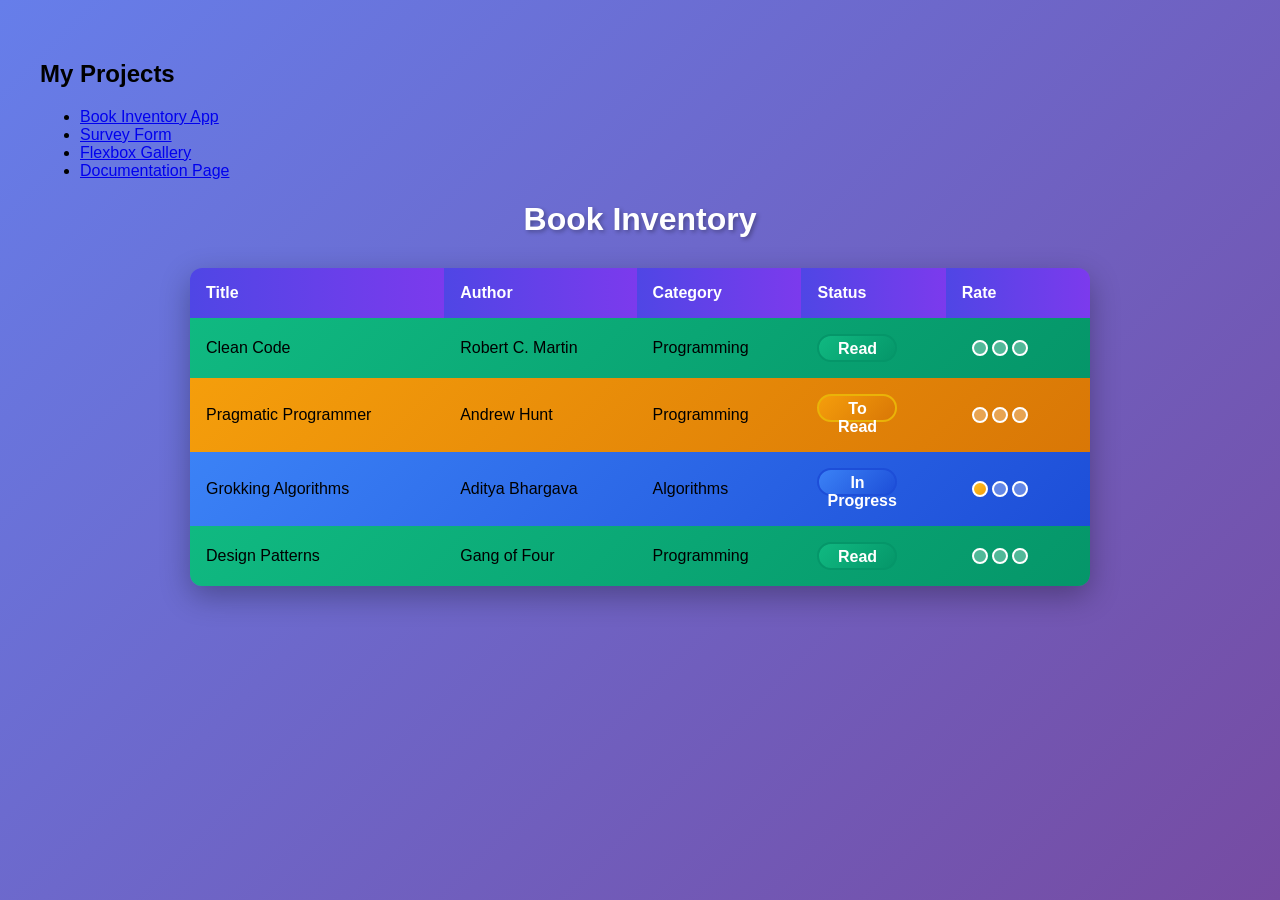
<file: book-inventoryApp/index.html>
<!DOCTYPE html>
<html lang="en">
<head>
  <meta charset="utf-8">
  <meta name="viewport" content="width=device-width, initial-scale=1.0">
  <title>Book Inventory</title>
  <link rel="stylesheet" href="styles.css">
</head>
<body>
  <h2>My Projects</h2>
<ul>
  <li><a href="book-inventoryApp/index.html">Book Inventory App</a></li>
  <li><a href="survey-form/index.html">Survey Form</a></li>
  <li><a href="flex-gallery/index.html">Flexbox Gallery</a></li>
  <li><a href="docs-page/index.html">Documentation Page</a></li>
</ul>

  <h1>Book Inventory</h1>
  <table>
    <thead>
      <tr>
        <th>Title</th>
        <th>Author</th>
        <th>Category</th>
        <th>Status</th>
        <th>Rate</th>
      </tr>
    </thead>
    <tbody>
      <tr class="read">
        <td>Clean Code</td>
        <td>Robert C. Martin</td>
        <td>Programming</td>
        <td><span class="status">Read</span></td>
        <td><span class="rate three"><span></span><span></span><span></span></span></td>
      </tr>
      <tr class="to-read">
        <td>Pragmatic Programmer</td>
        <td>Andrew Hunt</td>
        <td>Programming</td>
        <td><span class="status">To Read</span></td>
        <td><span class="rate two"><span></span><span></span><span></span></span></td>
      </tr>
      <tr class="in-progress">
        <td>Grokking Algorithms</td>
        <td>Aditya Bhargava</td>
        <td>Algorithms</td>
        <td><span class="status">In Progress</span></td>
        <td><span class="rate one"><span></span><span></span><span></span></span></td>
      </tr>
      <tr class="read">
        <td>Design Patterns</td>
        <td>Gang of Four</td>
        <td>Programming</td>
        <td><span class="status">Read</span></td>
        <td><span class="rate three"><span></span><span></span><span></span></span></td>
      </tr>
    </tbody>
  </table>
</body>
</html>
</file>
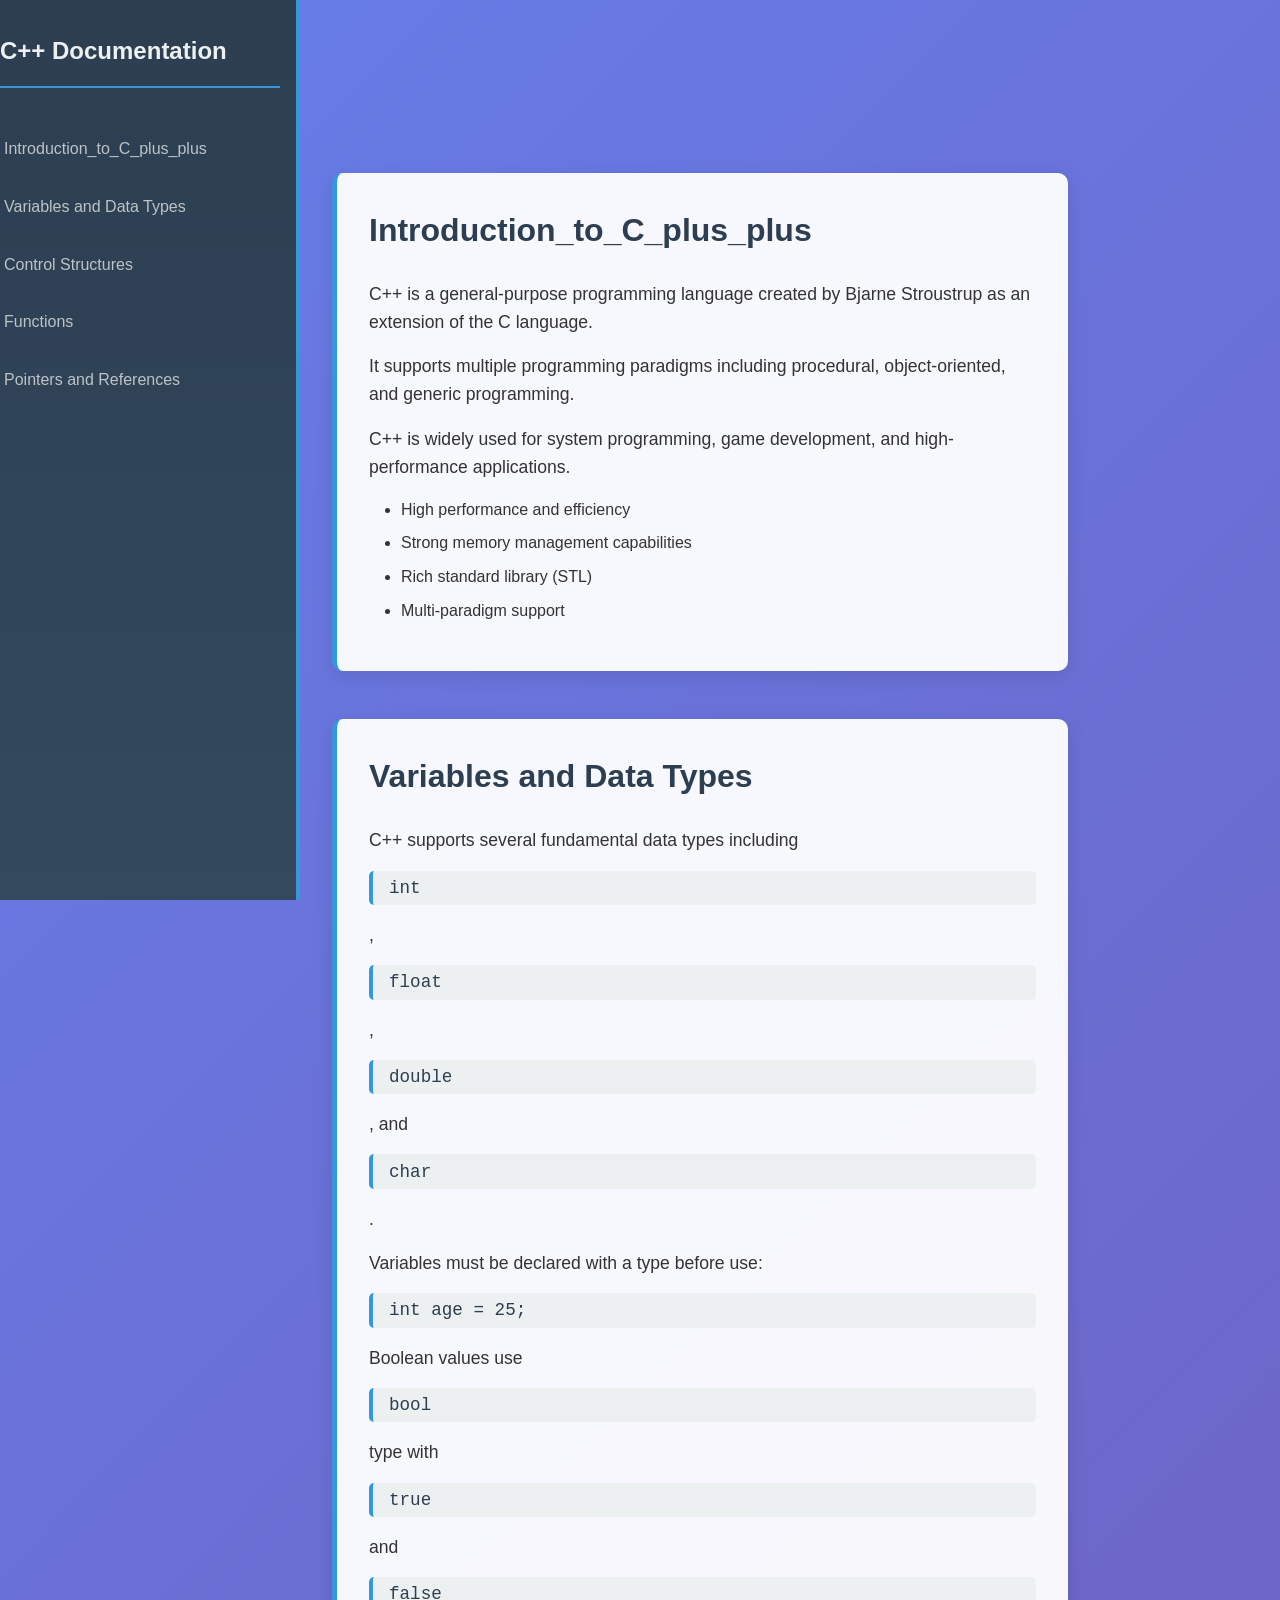
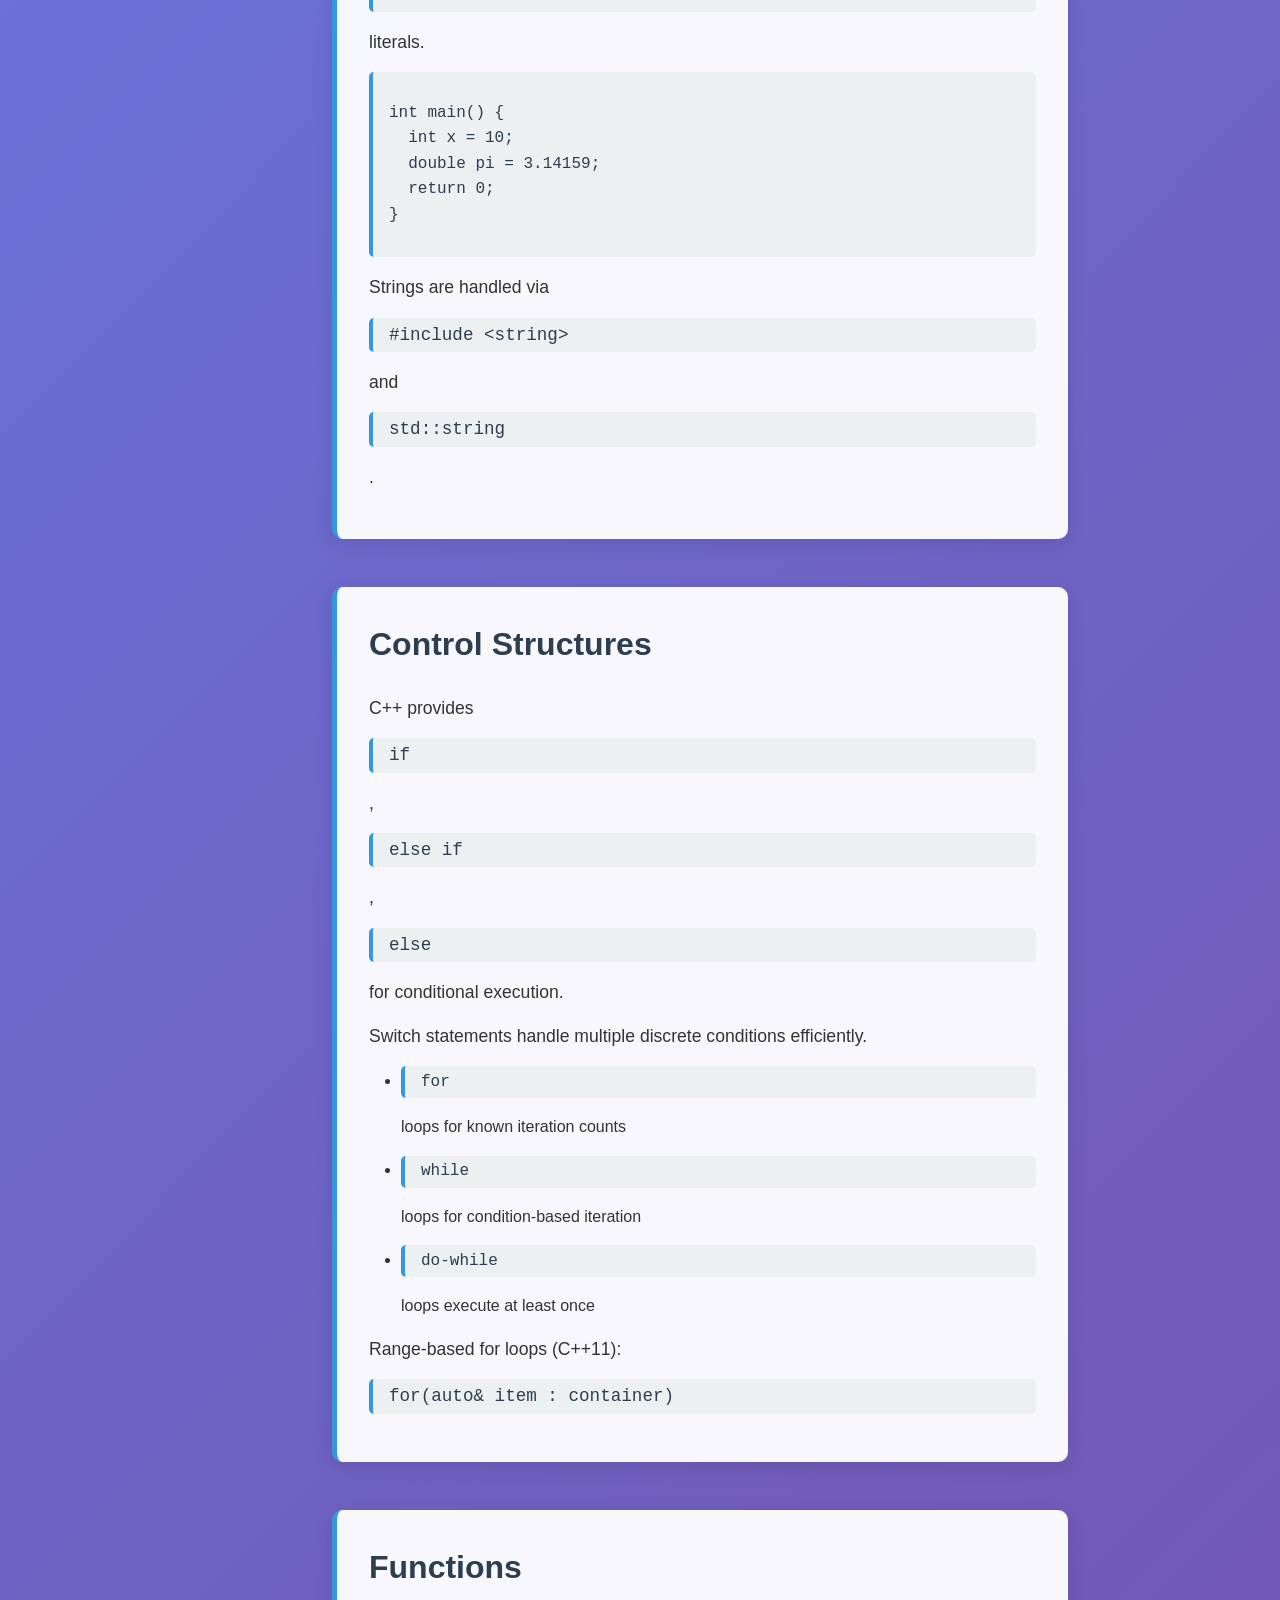
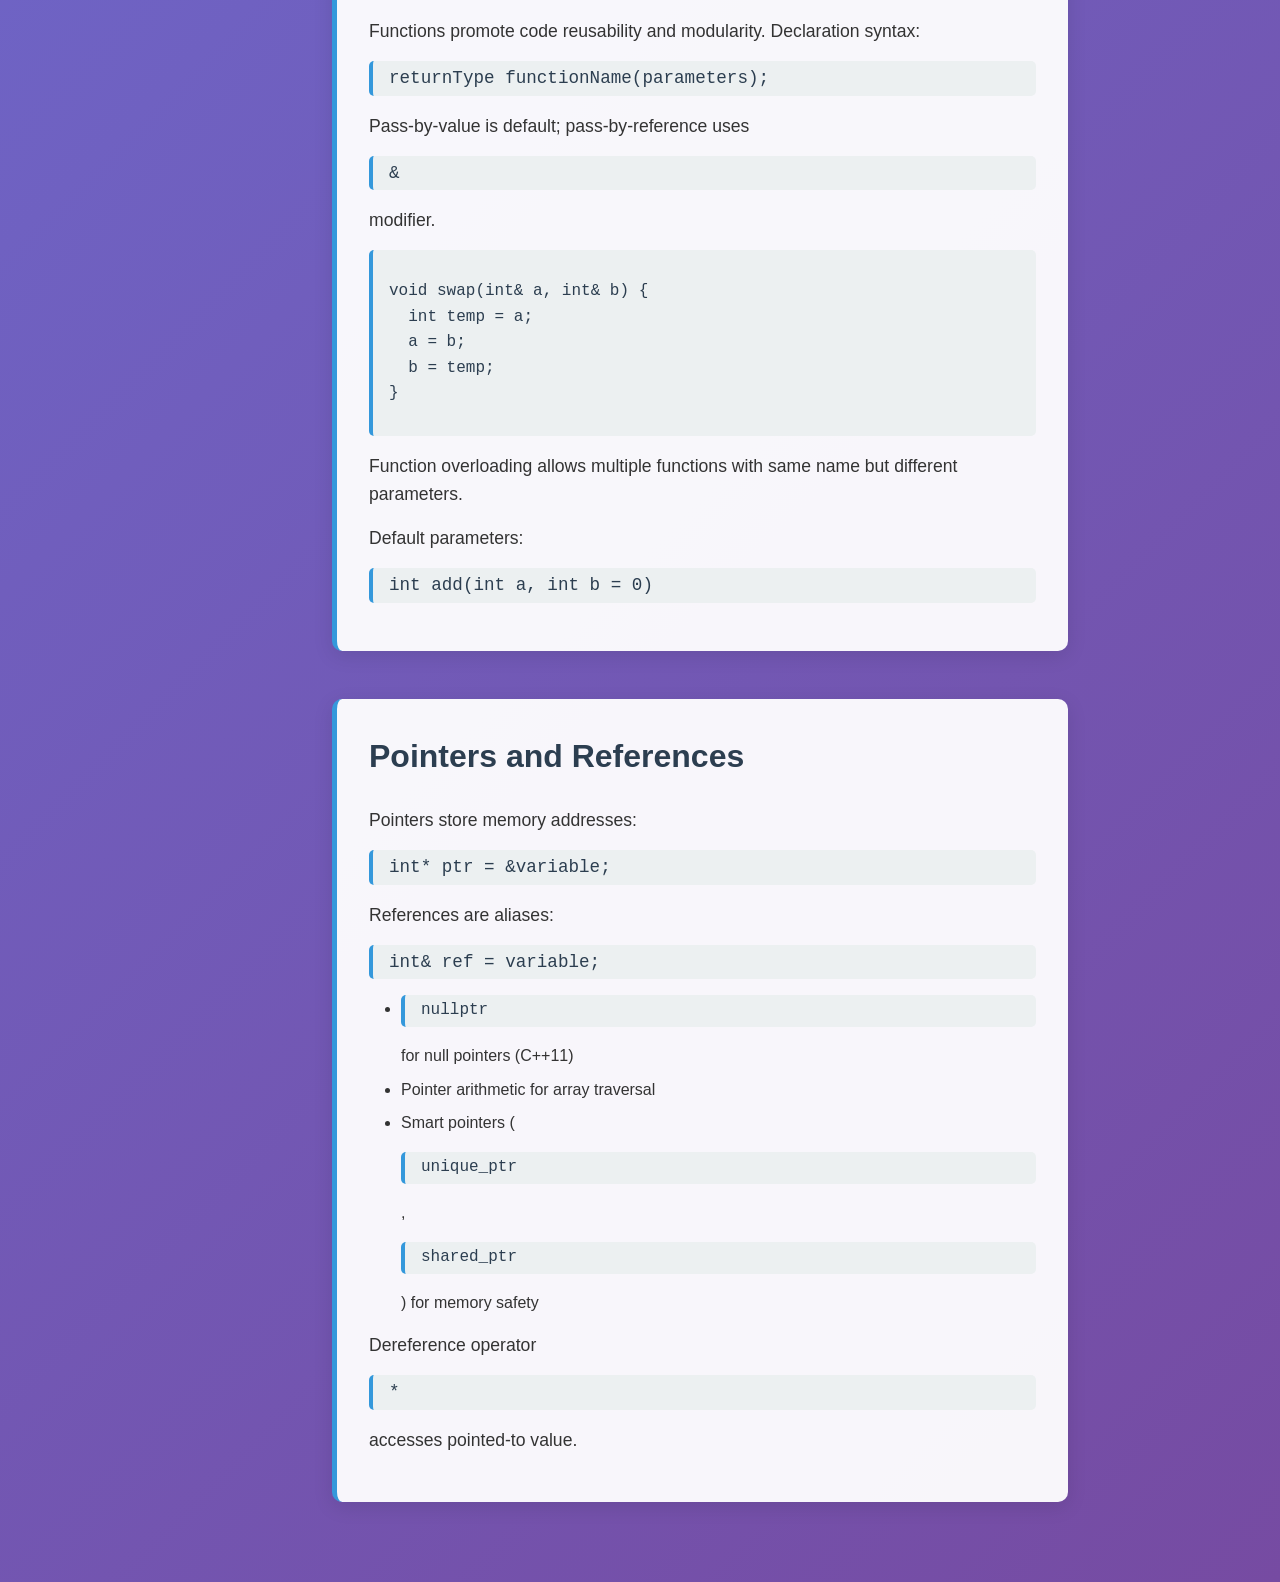
<file: DocumentationPage/index.html>
<!DOCTYPE html>
<html lang="en">
<head>
  <meta charset="UTF-8">
  <meta name="viewport" content="width=device-width, initial-scale=1.0">
  <title>C++ Technical Documentation</title>
  <link rel="stylesheet" href="styles.css">
</head>
<body>
  <nav id="navbar">
    <header>C++ Documentation</header>
    <a class="nav-link" href="#Introduction_to_C_plus_plus">Introduction_to_C_plus_plus</a>
    <a class="nav-link" href="#Variables_and_Data_Types">Variables and Data Types</a>
    <a class="nav-link" href="#Control_Structures">Control Structures</a>
    <a class="nav-link" href="#Functions">Functions</a>
    <a class="nav-link" href="#Pointers_and_References">Pointers and References</a>
  </nav>
  
  <h2>My Projects</h2>
<ul>
  <li><a href="book-inventoryApp/index.html">Book Inventory App</a></li>
  <li><a href="survey-form/index.html">Survey Form</a></li>
  <li><a href="flex-gallery/index.html">Flexbox Gallery</a></li>
  <li><a href="docs-page/index.html">Documentation Page</a></li>
</ul>

  <main id="main-doc">
    <section class="main-section" id="Introduction_to_C_plus_plus">
      <header>Introduction_to_C_plus_plus</header>
      <p>C++ is a general-purpose programming language created by Bjarne Stroustrup as an extension of the C language.</p>
      <p>It supports multiple programming paradigms including procedural, object-oriented, and generic programming.</p>
      <p>C++ is widely used for system programming, game development, and high-performance applications.</p>
      
      <ul>
        <li>High performance and efficiency</li>
        <li>Strong memory management capabilities</li>
        <li>Rich standard library (STL)</li>
        <li>Multi-paradigm support</li>
      </ul>
    </section>
    
    <section class="main-section" id="Variables_and_Data_Types">
      <header>Variables and Data Types</header>
      <p>C++ supports several fundamental data types including <code>int</code>, <code>float</code>, <code>double</code>, and <code>char</code>.</p>
      <p>Variables must be declared with a type before use: <code>int age = 25;</code></p>
      <p>Boolean values use <code>bool</code> type with <code>true</code> and <code>false</code> literals.</p>
      
      <code>
int main() {
  int x = 10;
  double pi = 3.14159;
  return 0;
}
      </code>
      
      <p>Strings are handled via <code>#include &lt;string&gt;</code> and <code>std::string</code>.</p>
    </section>
    
    <section class="main-section" id="Control_Structures">
      <header>Control Structures</header>
      <p>C++ provides <code>if</code>, <code>else if</code>, <code>else</code> for conditional execution.</p>
      <p>Switch statements handle multiple discrete conditions efficiently.</p>
      
      <ul>
        <li><code>for</code> loops for known iteration counts</li>
        <li><code>while</code> loops for condition-based iteration</li>
        <li><code>do-while</code> loops execute at least once</li>
      </ul>
      
      <p>Range-based for loops (C++11): <code>for(auto&amp; item : container)</code></p>
    </section>
    
    <section class="main-section" id="Functions">
      <header>Functions</header>
      <p>Functions promote code reusability and modularity. Declaration syntax: <code>returnType functionName(parameters);</code></p>
      <p>Pass-by-value is default; pass-by-reference uses <code>&amp;</code> modifier.</p>
      
      <code>
void swap(int&amp; a, int&amp; b) {
  int temp = a;
  a = b;
  b = temp;
}
      </code>
      
      <p>Function overloading allows multiple functions with same name but different parameters.</p>
      <p>Default parameters: <code>int add(int a, int b = 0)</code></p>
    </section>
    
    <section class="main-section" id="Pointers_and_References">
      <header>Pointers and References</header>
      <p>Pointers store memory addresses: <code>int* ptr = &amp;variable;</code></p>
      <p>References are aliases: <code>int&amp; ref = variable;</code></p>
      
      <ul>
        <li><code>nullptr</code> for null pointers (C++11)</li>
        <li>Pointer arithmetic for array traversal</li>
        <li>Smart pointers (<code>unique_ptr</code>, <code>shared_ptr</code>) for memory safety</li>
      </ul>
      
      <p>Dereference operator <code>*</code> accesses pointed-to value.</p>
    </section>
  </main>
</body>
</html>
</file>
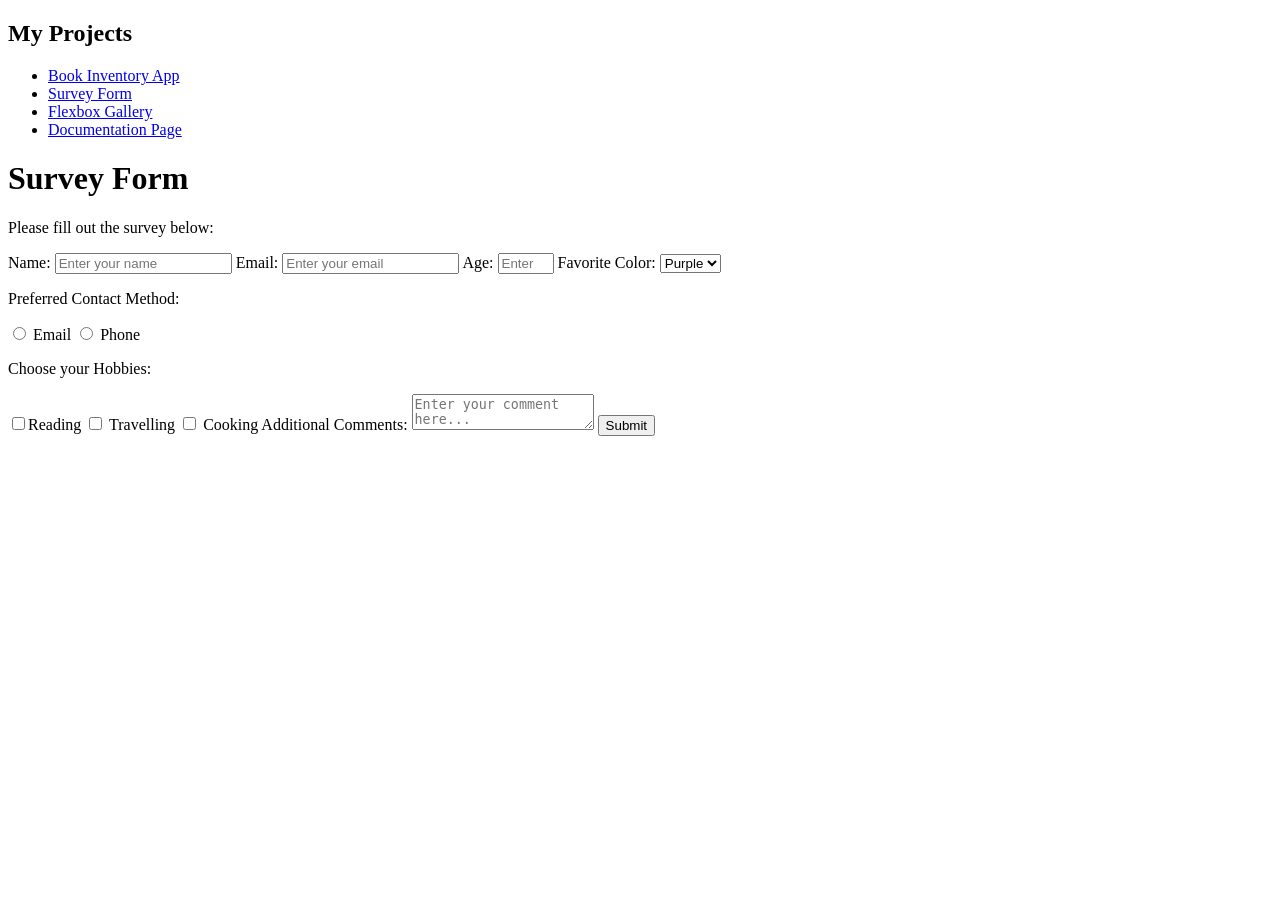
<file: survey-form/index.html>
<!DOCTYPE html>
<html lang="en">
<head>
    <meta charset="UTF-8">
    <meta name="viewport" content="width=device-width, initial-scale=1.0">
    <title>Survey Form</title>
</head>
<body>
    <h2>My Projects</h2>
<ul>
  <li><a href="book-inventoryApp/index.html">Book Inventory App</a></li>
  <li><a href="survey-form/index.html">Survey Form</a></li>
  <li><a href="flex-gallery/index.html">Flexbox Gallery</a></li>
  <li><a href="docs-page/index.html">Documentation Page</a></li>
</ul>

    <h1 id="title">Survey Form</h1>
    <p id="description">Please fill out the survey below:</p>

    <form id="survey-form">
        <label id="name-label" for="name">Name:</label>
        <input type="text" id="name" name="name" placeholder="Enter your name" required>

        <label id="email-label" for="email">Email:</label>
        <input type="email" id="email" name="email" placeholder="Enter your email" required>

        <label id="number-label" for="number">Age:</label>
        <input type="number" id="number" name="number" placeholder="Enter your age" min="1" max="120" required>

        <label for="dropdown">Favorite Color:</label>
        <select id="dropdown" name="dropdown">
            <option value="red">Purple</option>
            <option value="blue">Blue</option>
        </select>

        <p>Preferred Contact Method:</p>
        <label>
            <input type="radio" name="contact" value="email"> Email
        </label>
        <label>
            <input type="radio" name="contact" value="phone"> Phone
        </label>
        <p>Choose your Hobbies:</p>
        <label>
          <input type="checkbox" name="hobbies" value="Reading">Reading
        </label>
        <label>
          <input type="checkbox" name="hobbies"value="Travelling">
          Travelling
        </label>
        <label>
          <input type="checkbox" name="hobbies" value="Cooking" >
          Cooking
        </label>
        <label for="comments">Additional Comments:

        </label>
        <textarea id="comments" name="comments" placeholder="Enter your comment here..."></textarea>
        

        <button  id="submit" type="submit">Submit</button>
    </form>
</body>
</html>
</file>
<file: book-inventoryApp/styles.css>
* {
  box-sizing: border-box;
}

body {
  font-family: 'Segoe UI', Tahoma, Geneva, Verdana, sans-serif;
  background: linear-gradient(135deg, #667eea 0%, #764ba2 100%);
  margin: 0;
  padding: 40px;
  min-height: 100vh;
}

h1 {
  text-align: center;
  color: white;
  text-shadow: 2px 2px 4px rgba(0,0,0,0.3);
  margin-bottom: 30px;
}

table {
  width: 100%;
  max-width: 900px;
  margin: 0 auto;
  border-collapse: collapse;
  box-shadow: 0 10px 30px rgba(0,0,0,0.3);
  border-radius: 12px;
  overflow: hidden;
}

thead th {
  background: linear-gradient(90deg, #4f46e5, #7c3aed);
  color: white;
  padding: 16px;
  text-align: left;
  font-weight: 600;
}

tbody tr {
  transition: transform 0.2s ease;
}

tbody tr:hover {
  transform: scale(1.02);
}

/* Row backgrounds with attribute selectors */
tr[class="read"] {
  background-image: linear-gradient(135deg, #10b981, #059669);
}

tr[class="to-read"] {
  background-image: linear-gradient(135deg, #f59e0b, #d97706);
}

tr[class="in-progress"] {
  background-image: linear-gradient(135deg, #3b82f6, #1d4ed8);
}

tbody td {
  padding: 16px;
}

/* All spans inline-block */
span {
  display: inline-block;
}

/* Status and rate containers */
span[class="status"],
span[class^="rate"] {
  height: 28px;
  width: 80px;
  padding: 4px 8px;
}

/* Rate stars containers */
span[class^="rate"] > span {
  border: 2px solid #fff;
  border-radius: 50%;
  margin: 2px;
  height: 16px;
  width: 16px;
  background-color: rgba(255,255,255,0.3);
}

/* Status styling by row class using attribute selectors */
tr[class="to-read"] span[class="status"] {
  border: 2px solid #eab308;
  background-image: linear-gradient(135deg, #f59e0b, #d97706);
  color: white;
  border-radius: 20px;
  font-weight: 600;
  text-align: center;
}

tr[class="read"] span[class="status"] {
  border: 2px solid #059669;
  background-image: linear-gradient(135deg, #10b981, #059669);
  color: white;
  border-radius: 20px;
  font-weight: 600;
  text-align: center;
}

tr[class="in-progress"] span[class="status"] {
  border: 2px solid #1d4ed8;
  background-image: linear-gradient(135deg, #3b82f6, #1d4ed8);
  color: white;
  border-radius: 20px;
  font-weight: 600;
  text-align: center;
}

/* Test 46-47: FIRST descendant of span with word "one" */
span[class~="one"] span:first-child {
  background-image: linear-gradient(135deg, #fbbf24, #f59e0b);
}
</file>
<file: DocumentationPage/styles.css>
* {
  margin: 0;
  padding: 0;
  box-sizing: border-box;
}

body {
  font-family: 'Segoe UI', Tahoma, Geneva, Verdana, sans-serif;
  background: linear-gradient(135deg, #667eea 0%, #764ba2 100%);
  color: #333;
  line-height: 1.6;
}

#navbar {
  position: fixed;
  top: 0;
  left: 0;
  width: 300px;
  height: 100vh;
  background: linear-gradient(180deg, #2c3e50 0%, #34495e 100%);
  padding: 2rem 1rem 2rem 0;
  margin: 0;
  border-right: 4px solid #3498db;
  overflow-y: auto;
  z-index: 10;
}

#navbar header {
  font-size: 1.5rem;
  font-weight: bold;
  color: #ecf0f1;
  margin-bottom: 2rem;
  padding-bottom: 1rem;
  border-bottom: 2px solid #3498db;
}

.nav-link {
  display: block;
  color: #bdc3c7;
  text-decoration: none;
  padding: 1rem 1.5rem 1rem 0;
  border-left: 4px solid transparent;
  transition: all 0.3s ease;
}

.nav-link:hover {
  background: rgba(52, 152, 219, 0.2);
  color: #3498db;
  border-left-color: #3498db;
  padding-left: 1.5rem;
}

#main-doc {
  margin-left: 300px;
  padding: 2rem;
  max-width: 800px;
}

.main-section {
  margin-bottom: 3rem;
  background: rgba(255, 255, 255, 0.95);
  padding: 2rem;
  border-radius: 10px;
  box-shadow: 0 5px 20px rgba(0,0,0,0.1);
  border-left: 5px solid #3498db;
}

.main-section header {
  font-size: 2rem;
  color: #2c3e50;
  margin-bottom: 1.5rem;
  font-weight: bold;
}

.main-section p {
  margin-bottom: 1rem;
  font-size: 1.1rem;
}

.main-section ul {
  margin: 1rem 0;
  padding-left: 2rem;
}

.main-section li {
  margin-bottom: 0.5rem;
}

code {
  background: #ecf0f1;
  color: #2c3e50;
  padding: 0.2rem 0.5rem;
  border-radius: 5px;
  font-family: 'Courier New', monospace;
  display: block;
  margin: 1rem 0;
  white-space: pre-wrap;
  border-left: 4px solid #3498db;
  padding-left: 1rem;
}

html {
  scroll-behavior: smooth;
}

/* Media Query - Mobile */
@media (max-width: 815px) {
  #navbar {
    position: absolute;
    top: 0;
    padding: 0;
    margin: 0;
    width: 100%;
    max-height: 275px;
    z-index: 1;
    border: none;
  }
  
  #main-doc {
    position: absolute;
    margin-left: 0;
    margin-top: 270px;
    padding: 1rem;
  }
}
</file>
